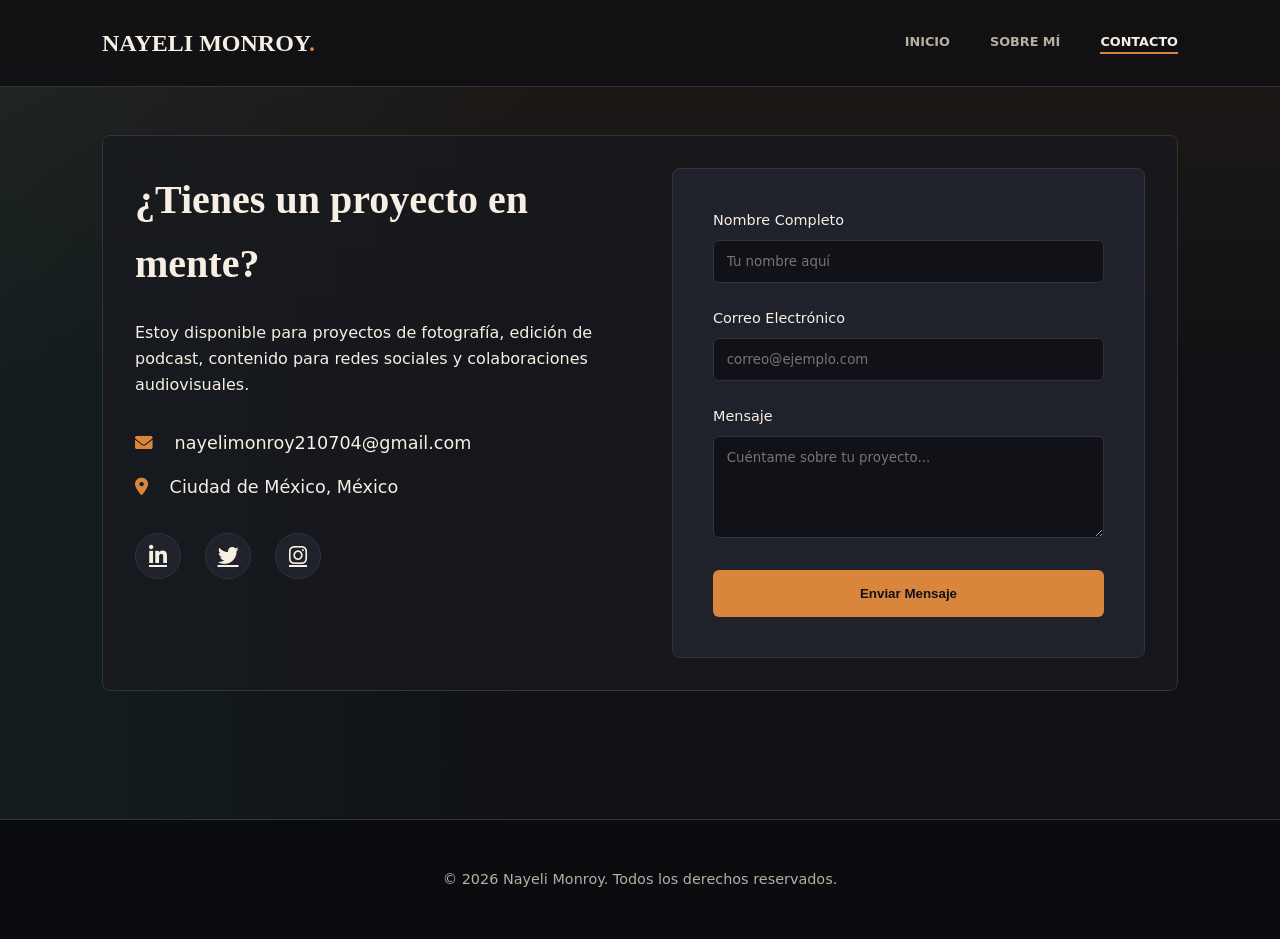
<file: contacto.html>
<!DOCTYPE html>
<html lang="es">
<head>
    <meta charset="UTF-8">
    <meta name="viewport" content="width=device-width, initial-scale=1.0">
    <title>Contacto | Nayeli Monroy</title>
    <link rel="stylesheet" href="styles.css">
    <link rel="stylesheet" href="https://cdnjs.cloudflare.com/ajax/libs/font-awesome/6.0.0/css/all.min.css">
</head>
<body>

    <header class="header">
        <div class="nav-container">
            <a href="index.html" class="logo">Nayeli Monroy<span>.</span></a>
            <nav class="nav-menu" id="navMenu">
                <a href="index.html" class="nav-link">Inicio</a>
                <a href="sobre-mi.html" class="nav-link">Sobre Mí</a>
                <a href="contacto.html" class="nav-link active">Contacto</a>
            </nav>
            <button class="menu-toggle" id="menuToggle"><i class="fas fa-bars"></i></button>
        </div>
    </header>

    <main class="container page-layout">
        <section class="contact-section">
            <div class="contact-info">
                <h2>¿Tienes un proyecto en mente?</h2>
                <p>Estoy disponible para proyectos de fotografía, edición de podcast, contenido para redes sociales y colaboraciones audiovisuales.</p>
                
                <!-- Datos de contacto visuales -->
                <div class="info-meta">
                    <p><i class="fas fa-envelope"></i> nayelimonroy210704@gmail.com</p>
                    <p><i class="fas fa-location-dot"></i> Ciudad de México, México</p>
                </div>

                <!-- Enlaces a redes sociales -->
                <div class="social-links">
                    <a href="https://www.linkedin.com/in/monroy-cabrera-nayeli-731643353" target="_blank" rel="noopener noreferrer" aria-label="LinkedIn"><i class="fab fa-linkedin-in"></i></a>
                    <a href="https://x.com/Nayeli292108" target="_blank" rel="noopener noreferrer" aria-label="Twitter"><i class="fab fa-twitter"></i></a>
                    <a href="https://www.instagram.com/naye_photo21?igsh=ZG5wNml2MXc5eG16" target="_blank" rel="noopener noreferrer" aria-label="Instagram"><i class="fab fa-instagram"></i></a>
                </div>
            </div>

            <!-- Formulario interactivo -->
            <div class="contact-form-container">
                <form class="contact-form" action="#" method="POST">
                    <div class="form-group">
                        <label for="name">Nombre Completo</label>
                        <input type="text" id="name" name="name" placeholder="Tu nombre aquí" required>
                    </div>
                    <div class="form-group">
                        <label for="email">Correo Electrónico</label>
                        <input type="email" id="email" name="email" placeholder="correo@ejemplo.com" required>
                    </div>
                    <div class="form-group">
                        <label for="message">Mensaje</label>
                        <textarea id="message" name="message" rows="5" placeholder="Cuéntame sobre tu proyecto..." required></textarea>
                    </div>
                    <button type="submit" class="submit-btn">Enviar Mensaje</button>
                </form>
            </div>
        </section>
    </main>

    <footer class="footer">
        <p>&copy; 2026 Nayeli Monroy. Todos los derechos reservados.</p>
    </footer>

    <script src="script.js"></script>
</body>
</html>
</file>
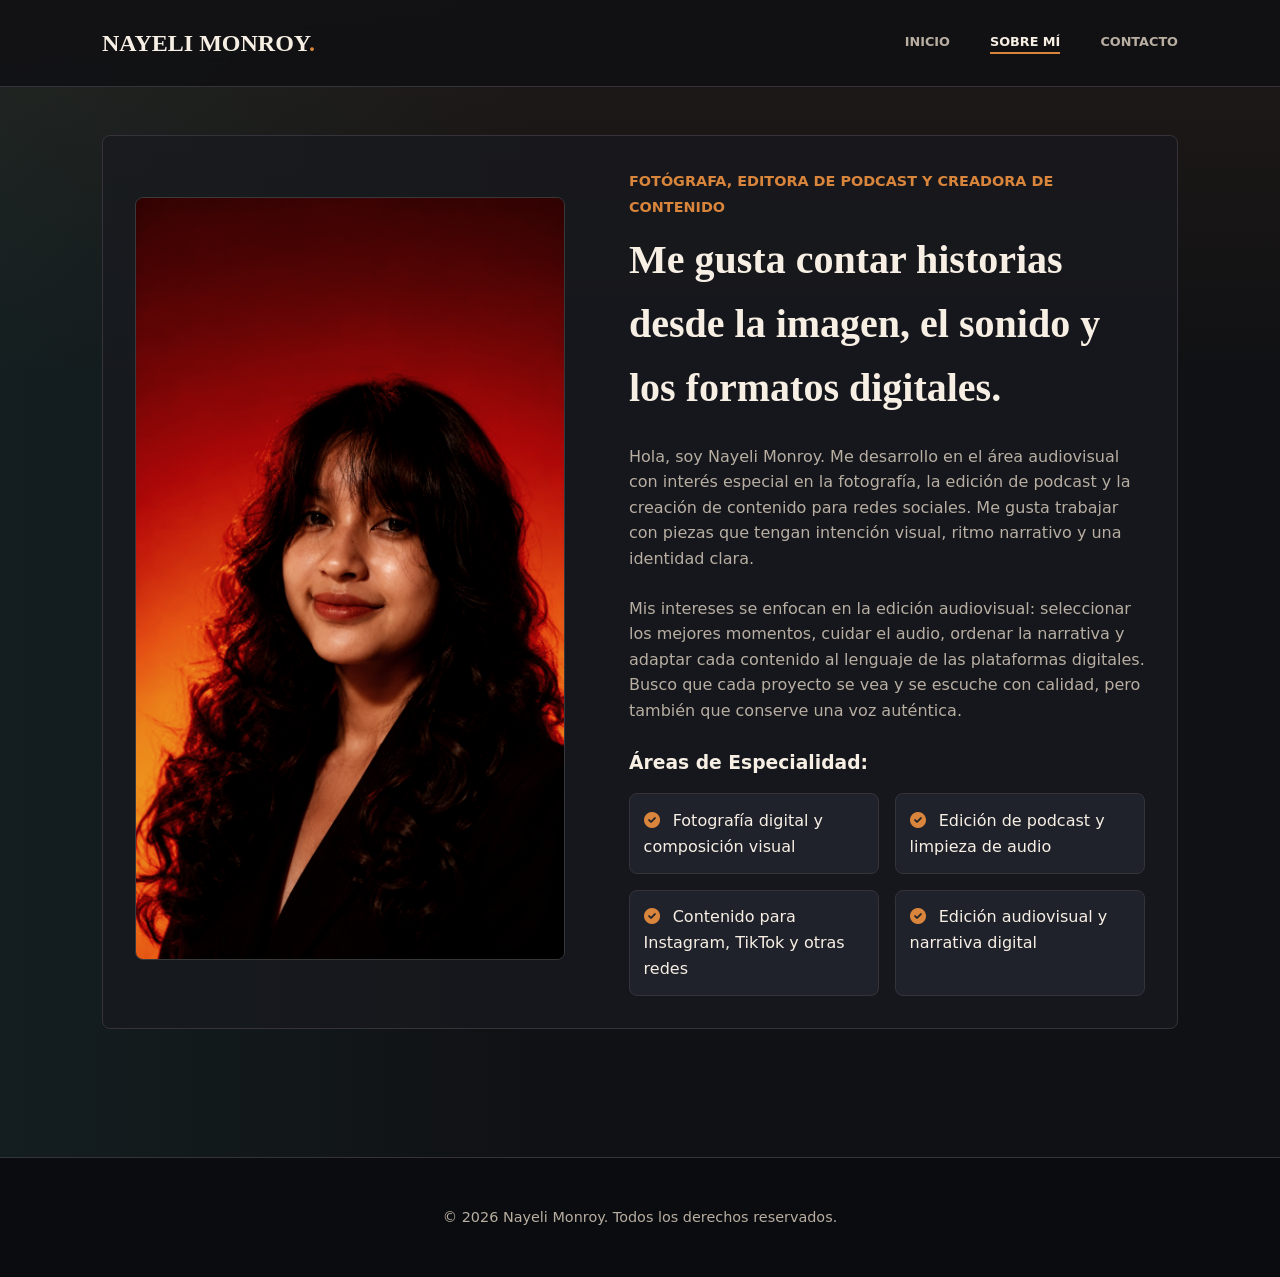
<file: sobre-mi.html>
<!DOCTYPE html>
<html lang="es">
<head>
    <meta charset="UTF-8">
    <meta name="viewport" content="width=device-width, initial-scale=1.0">
    <title>Sobre Mí | Nayeli Monroy</title>
    <link rel="stylesheet" href="styles.css">
    <link rel="stylesheet" href="https://cdnjs.cloudflare.com/ajax/libs/font-awesome/6.0.0/css/all.min.css">
</head>
<body>

    <header class="header">
        <div class="nav-container">
            <a href="index.html" class="logo">Nayeli Monroy<span>.</span></a>
            <nav class="nav-menu" id="navMenu">
                <a href="index.html" class="nav-link">Inicio</a>
                <a href="sobre-mi.html" class="nav-link active">Sobre Mí</a>
                <a href="contacto.html" class="nav-link">Contacto</a>
            </nav>
            <button class="menu-toggle" id="menuToggle"><i class="fas fa-bars"></i></button>
        </div>
    </header>

    <!-- Contenido de la sección de perfil -->
    <main class="container page-layout">
        <section class="about-section">
            <!-- Foto de perfil profesional -->
            <div class="about-image">
                <img src="sobremi.jpg" alt="sobre mi">
            </div>
            
            <!-- Resumen profesional o biografía -->
            <div class="about-text">
                <span class="subtitle">Fotógrafa, editora de podcast y creadora de contenido</span>
                <h2>Me gusta contar historias desde la imagen, el sonido y los formatos digitales.</h2>
                <p>Hola, soy Nayeli Monroy. Me desarrollo en el área audiovisual con interés especial en la fotografía, la edición de podcast y la creación de contenido para redes sociales. Me gusta trabajar con piezas que tengan intención visual, ritmo narrativo y una identidad clara.</p>
                <p>Mis intereses se enfocan en la edición audiovisual: seleccionar los mejores momentos, cuidar el audio, ordenar la narrativa y adaptar cada contenido al lenguaje de las plataformas digitales. Busco que cada proyecto se vea y se escuche con calidad, pero también que conserve una voz auténtica.</p>
                
                <!-- Habilidades del perfil -->
                <div class="skills">
                    <h3>Áreas de Especialidad:</h3>
                    <ul>
                        <li><i class="fas fa-check-circle"></i> Fotografía digital y composición visual</li>
                        <li><i class="fas fa-check-circle"></i> Edición de podcast y limpieza de audio</li>
                        <li><i class="fas fa-check-circle"></i> Contenido para Instagram, TikTok y otras redes</li>
                        <li><i class="fas fa-check-circle"></i> Edición audiovisual y narrativa digital</li>
                    </ul>
                </div>
            </div>
        </section>
    </main>

    <footer class="footer">
        <p>&copy; 2026 Nayeli Monroy. Todos los derechos reservados.</p>
    </footer>

    <script src="script.js"></script>
</body>
</html>
</file>
<file: styles.css>
/* ==========================================
   1. VARIABLES DE DISEÑO (Colores y Fuentes)
   ========================================== */
:root {
    --bg-primary: #101114;
    --bg-panel: #18191f;
    --bg-panel-soft: #20222b;
    --color-text-main: #f7efe4;
    --color-text-muted: #b8aea2;
    --accent-color: #d9853b;
    --accent-secondary: #3bb7ad;
    --border-color: #36323a;
    --font-serif: 'Playfair Display', Georgia, serif;
    --font-sans: 'Inter', system-ui, sans-serif;
}
/* Reset básico para estandarizar comportamientos entre navegadores */
* {
    margin: 0;
    padding: 0;
    box-sizing: border-box;
}

body {
    background:
        linear-gradient(180deg, rgba(217, 133, 59, 0.08), transparent 380px),
        linear-gradient(90deg, rgba(59, 183, 173, 0.08), transparent 42%),
        var(--bg-primary);
    color: var(--color-text-main);
    font-family: var(--font-sans);
    line-height: 1.6;
    overflow-x: hidden;
}

/* Contenedor estándar para limitar el ancho del diseño */
.container {
    max-width: 1140px;
    margin: 0 auto;
    padding: 4rem 2rem;
}

/* ==========================================
   2. ENCABEZADO Y MENÚ DE NAVEGACIÓN
   ========================================== */
.header {
    background-color: rgba(16, 17, 20, 0.88);
    border-bottom: 1px solid var(--border-color);
    position: sticky;
    top: 0;
    z-index: 1000;
    backdrop-filter: blur(14px);
}

.nav-container {
    max-width: 1140px;
    margin: 0 auto;
    display: flex;
    justify-content: space-between;
    align-items: center;
    padding: 1.5rem 2rem;
}

.logo {
    font-family: var(--font-serif);
    font-size: 1.5rem;
    font-weight: 700;
    text-decoration: none;
    color: var(--color-text-main);
    text-transform: uppercase;
}

.logo span {
    color: var(--accent-color);
}

.nav-menu {
    display: flex;
    gap: 2.5rem;
}

.nav-link {
    text-decoration: none;
    color: var(--color-text-muted);
    font-weight: 700;
    font-size: 0.8rem;
    text-transform: uppercase;
    transition: color 0.3s ease;
}

.nav-link:hover, .nav-link.active {
    color: var(--color-text-main);
    border-bottom: 2px solid var(--accent-color);
}

.menu-toggle {
    display: none;
    background: none;
    border: none;
    font-size: 1.5rem;
    cursor: pointer;
    color: var(--color-text-main);
}

/* ==========================================
   3. COMPONENTE: CARRUSEL DE IMÁGENES
   ========================================== */
.carousel-container {
    position: relative;
    width: 100%;
    height: 76vh;
    background-color: #000;
    overflow: hidden;
    border-bottom: 1px solid var(--border-color);
}

.carousel-container::before,
.carousel-container::after {
    content: "";
    position: absolute;
    left: 0;
    width: 100%;
    height: 9vh;
    background: #050507;
    z-index: 2;
    pointer-events: none;
}

.carousel-container::before {
    top: 0;
}

.carousel-container::after {
    bottom: 0;
}

.carousel-slide {
    position: absolute;
    width: 100%;
    height: 100%;
    opacity: 0;
    transition: opacity 0.8s ease-in-out;
}

.carousel-slide.active {
    opacity: 1;
    z-index: 1;
}

.carousel-slide img {
    width: 100%;
    height: 100%;
    object-fit: cover;
    filter: contrast(112%) saturate(92%) brightness(52%);
}

.carousel-slide img.empty-image,
.about-image img.empty-image {
    background: linear-gradient(135deg, #111217 0%, #2f1d24 48%, #d9853b 100%);
    display: block;
}

.carousel-caption {
    position: absolute;
    bottom: 18%;
    left: 10%;
    right: 10%;
    color: #fff;
    z-index: 3;
    max-width: 760px;
    padding-left: 1.25rem;
    border-left: 4px solid var(--accent-color);
    text-shadow: 0 12px 30px rgba(0, 0, 0, 0.85);
}

.carousel-caption .category {
    font-size: 0.85rem;
    text-transform: uppercase;
    letter-spacing: 0;
    color: var(--accent-color);
    font-weight: 800;
}

.carousel-caption h2 {
    font-family: var(--font-serif);
    font-size: 3.4rem;
    line-height: 1.05;
    margin: 0.5rem 0 1rem 0;
}

.carousel-caption p {
    color: #f4e7d8;
    max-width: 640px;
    font-size: 1.05rem;
}

/* Botones de control del carrusel */
.carousel-btn {
    position: absolute;
    top: 50%;
    transform: translateY(-50%);
    background: rgba(16, 17, 20, 0.72);
    border: 1px solid rgba(247, 239, 228, 0.24);
    color: #fff;
    width: 50px;
    height: 50px;
    border-radius: 50%;
    cursor: pointer;
    z-index: 3;
    transition: background 0.3s, border-color 0.3s, transform 0.3s;
}

.carousel-btn:hover {
    background: var(--accent-color);
    border-color: var(--accent-color);
    transform: translateY(-50%) scale(1.04);
}

.carousel-btn.prev { left: 20px; }
.carousel-btn.next { right: 20px; }

/* ==========================================
   4. SECCIÓN BLOG (Grid de Artículos)
   ========================================== */
.section-title {
    font-family: var(--font-serif);
    font-size: 2.35rem;
    margin-bottom: 2.5rem;
    text-align: left;
    border-left: 4px solid var(--accent-color);
    padding-left: 1rem;
}

.blog-grid {
    display: grid;
    grid-template-columns: repeat(auto-fit, minmax(320px, 1fr));
    gap: 2.5rem;
}

.blog-card {
    background-color: var(--bg-panel);
    border: 1px solid var(--border-color);
    border-radius: 8px;
    overflow: hidden;
    transition: transform 0.3s ease, box-shadow 0.3s ease, border-color 0.3s ease;
}

.blog-card:hover {
    transform: translateY(-5px);
    border-color: rgba(217, 133, 59, 0.55);
    box-shadow: 0 22px 44px rgba(0, 0, 0, 0.34);
}

.card-img img {
    width: 100%;
    height: 220px;
    object-fit: cover;
    filter: contrast(108%) saturate(86%);
}

.card-content {
    padding: 1.5rem;
}

.card-date {
    font-size: 0.8rem;
    color: var(--accent-secondary);
    text-transform: uppercase;
    font-weight: 800;
}

.card-content h3 {
    font-family: var(--font-serif);
    font-size: 1.35rem;
    margin: 0.5rem 0 1rem 0;
}

.card-content p {
    color: var(--color-text-muted);
    font-size: 0.95rem;
    margin-bottom: 1.5rem;
}

.read-more {
    text-decoration: none;
    color: var(--accent-color);
    font-weight: 600;
    font-size: 0.9rem;
    transition: color 0.3s;
}

.read-more:hover {
    color: var(--color-text-main);
}

/* ==========================================
   5. PÁGINAS INTERNAS (Sobre mí & Contacto)
   ========================================== */
.page-layout {
    padding-top: 3rem;
}

.about-section {
    display: grid;
    grid-template-columns: 1fr 1.2fr;
    gap: 4rem;
    align-items: center;
    background: rgba(24, 25, 31, 0.72);
    border: 1px solid var(--border-color);
    border-radius: 8px;
    padding: 2rem;
}

.about-image img {
    width: 100%;
    min-height: 420px;
    border-radius: 8px;
    filter: contrast(108%) saturate(82%);
    object-fit: cover;
    border: 1px solid rgba(247, 239, 228, 0.14);
}

.about-text .subtitle {
    color: var(--accent-color);
    font-weight: 600;
    text-transform: uppercase;
    font-size: 0.9rem;
}

.about-text h2 {
    font-family: var(--font-serif);
    font-size: 2.5rem;
    margin: 0.5rem 0 1.5rem 0;
}

.about-text p {
    color: var(--color-text-muted);
    margin-bottom: 1.5rem;
}

.skills ul {
    list-style: none;
    margin-top: 1rem;
    display: grid;
    grid-template-columns: 1fr 1fr;
    gap: 1rem;
}

.skills ul li i {
    color: var(--accent-color);
    margin-right: 0.5rem;
}

.skills li {
    background: var(--bg-panel-soft);
    border: 1px solid var(--border-color);
    border-radius: 8px;
    padding: 0.85rem;
}

.contact-section {
    display: grid;
    grid-template-columns: 1fr 1fr;
    gap: 4rem;
    background: rgba(24, 25, 31, 0.72);
    border: 1px solid var(--border-color);
    border-radius: 8px;
    padding: 2rem;
}

.contact-info h2 {
    font-family: var(--font-serif);
    font-size: 2.5rem;
    margin-bottom: 1.5rem;
}

.info-meta {
    margin: 2rem 0;
}

.info-meta p {
    margin-bottom: 1rem;
    font-size: 1.1rem;
}

.info-meta i {
    color: var(--accent-color);
    margin-right: 1rem;
}

.social-links {
    display: flex;
    gap: 1.5rem;
}

.social-links a {
    color: var(--color-text-main);
    font-size: 1.3rem;
    width: 46px;
    height: 46px;
    border: 1px solid var(--border-color);
    border-radius: 50%;
    display: inline-flex;
    align-items: center;
    justify-content: center;
    background: var(--bg-panel-soft);
    transition: color 0.3s, border-color 0.3s, transform 0.3s;
}

.social-links a:hover {
    color: var(--accent-color);
    border-color: var(--accent-color);
    transform: translateY(-3px);
}

.contact-form {
    background: var(--bg-panel-soft);
    padding: 2.5rem;
    border: 1px solid var(--border-color);
    border-radius: 8px;
}

.form-group {
    margin-bottom: 1.5rem;
}

.form-group label {
    display: block;
    font-weight: 500;
    margin-bottom: 0.5rem;
    font-size: 0.9rem;
}

.form-group input, .form-group textarea {
    width: 100%;
    padding: 0.8rem;
    border: 1px solid var(--border-color);
    background-color: #111217;
    color: var(--color-text-main);
    font-family: inherit;
    border-radius: 6px;
}

.form-group input:focus, .form-group textarea:focus {
    outline: none;
    border-color: var(--accent-color);
}

.submit-btn {
    background-color: var(--accent-color);
    color: #111217;
    padding: 1rem 2rem;
    border: none;
    cursor: pointer;
    font-weight: 800;
    width: 100%;
    border-radius: 6px;
    transition: background-color 0.3s, transform 0.3s;
}

.submit-btn:hover {
    background-color: var(--accent-secondary);
    transform: translateY(-2px);
}

/* ==========================================
   6. PIE DE PÁGINA (Footer)
   ========================================== */
.footer {
    text-align: center;
    padding: 3rem 2rem;
    border-top: 1px solid var(--border-color);
    color: var(--color-text-muted);
    font-size: 0.9rem;
    margin-top: 4rem;
    background: #0b0c0f;
}

/* ==========================================
   7. RESPONSIVE DESIGN (Pantallas móviles)
   ========================================== */
@media (max-width: 768px) {
    .nav-menu {
        display: none;
        flex-direction: column;
        position: absolute;
        top: 100%;
        left: 0;
        width: 100%;
        background-color: rgba(16, 17, 20, 0.98);
        padding: 2rem;
        border-bottom: 1px solid var(--border-color);
        gap: 1.5rem;
    }

    .nav-menu.open {
        display: flex;
    }

    .menu-toggle {
        display: block;
    }

    .carousel-container { height: 62vh; }
    .carousel-container::before,
    .carousel-container::after { height: 6vh; }
    .carousel-caption {
        left: 2rem;
        right: 2rem;
        bottom: 13%;
    }
    .carousel-caption h2 { font-size: 2rem; }
    .carousel-caption p { font-size: 0.95rem; }

    .about-section, .contact-section {
        grid-template-columns: 1fr;
        gap: 2rem;
        padding: 1.25rem;
    }
    
    .skills ul { grid-template-columns: 1fr; }
}
</file>
